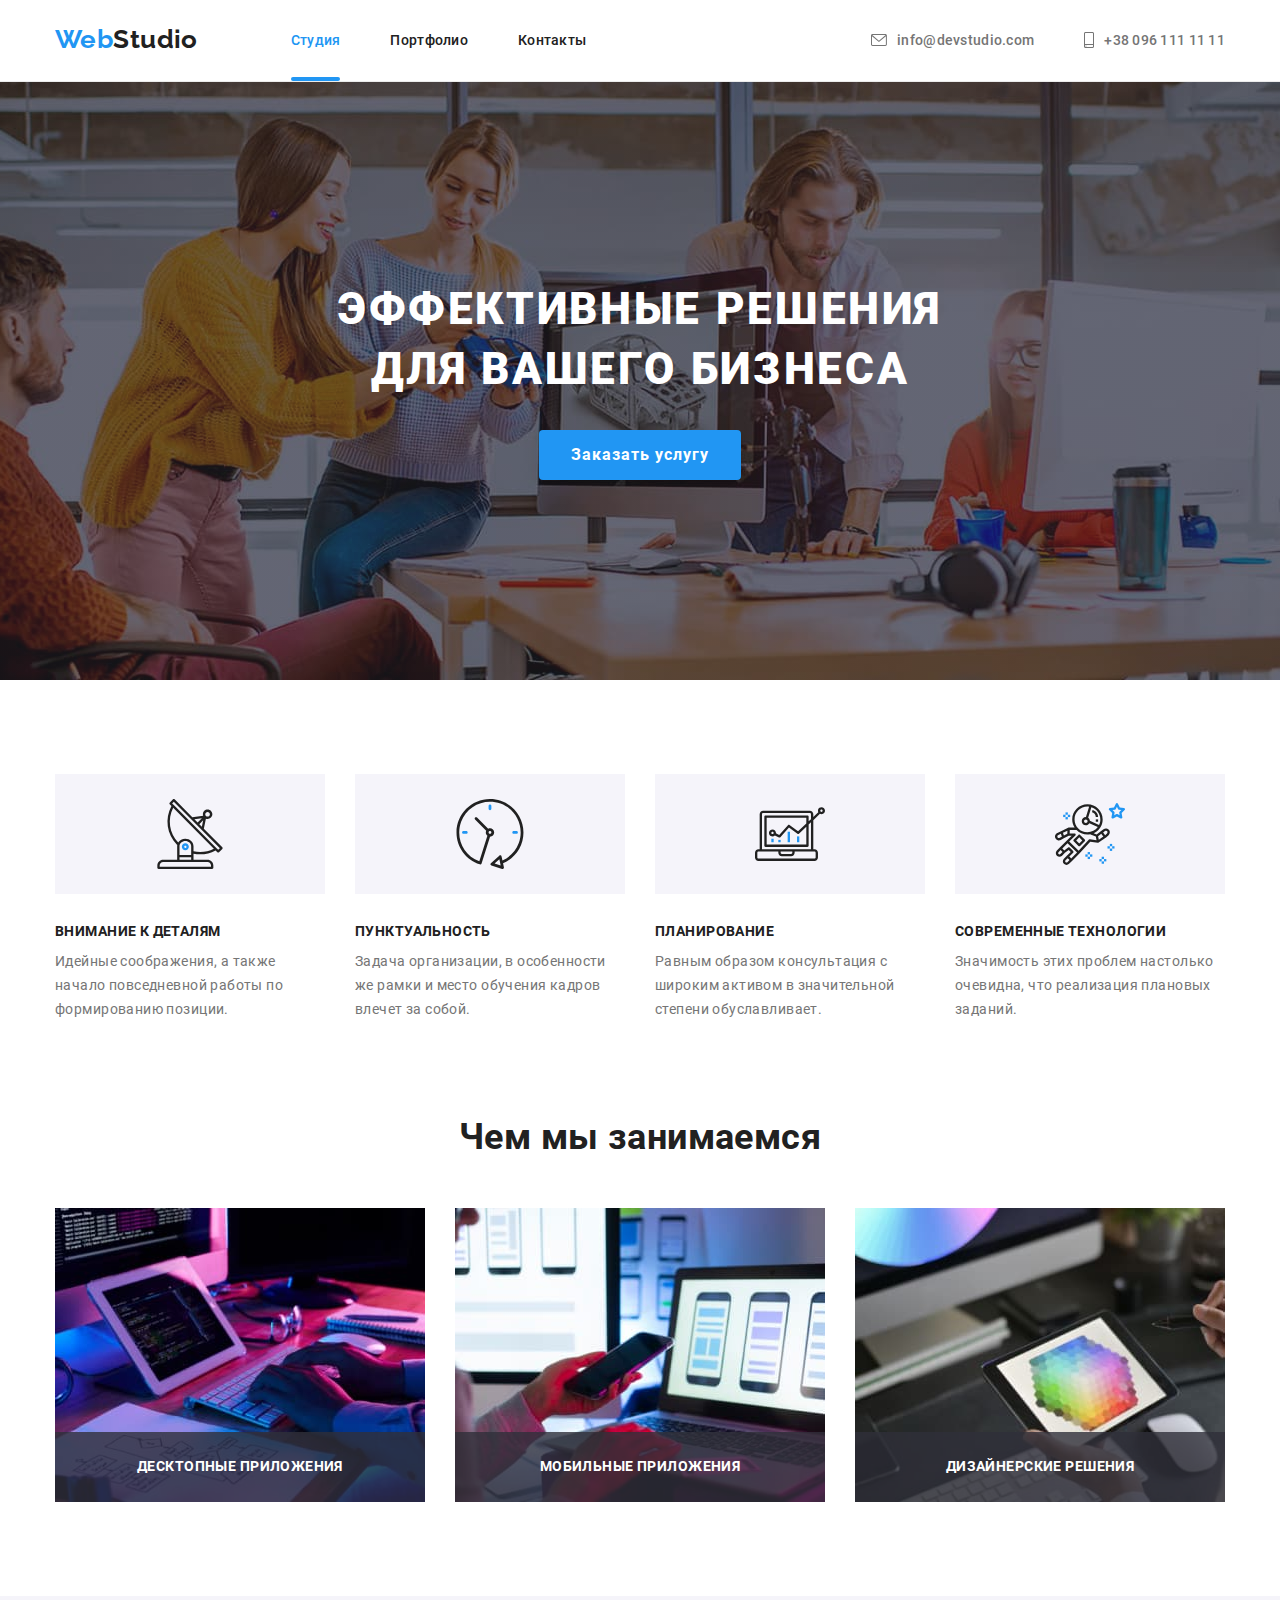
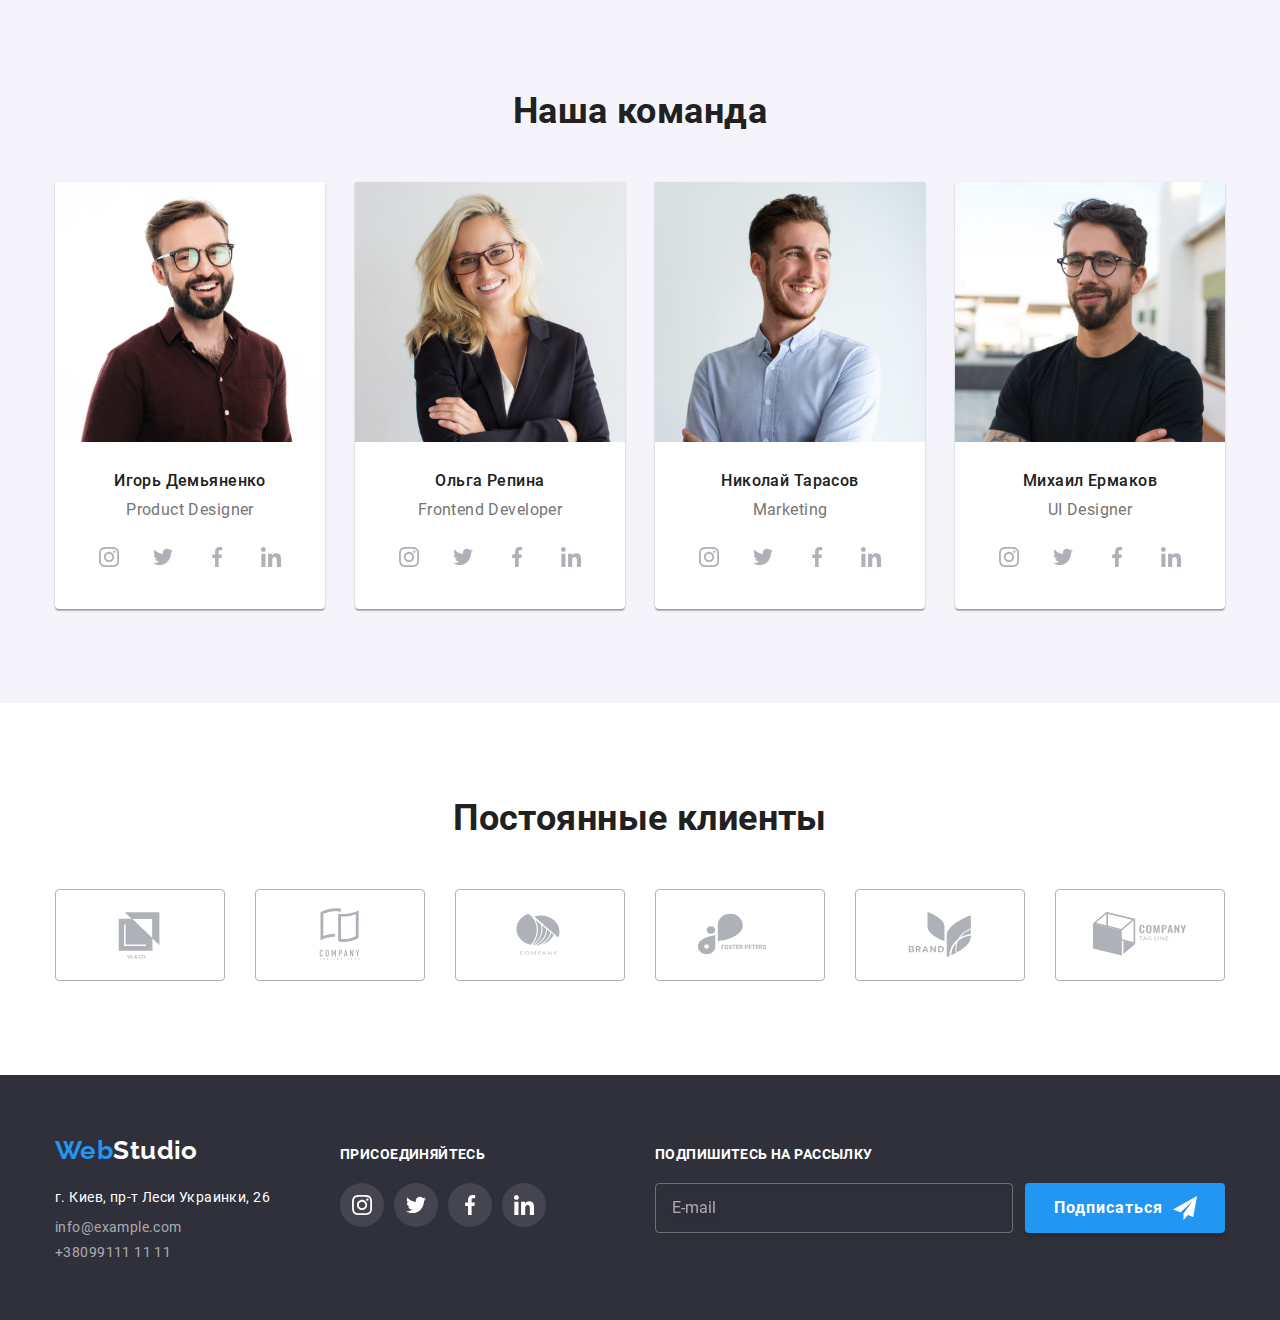
<file: index.html>
<!DOCTYPE html>
<html lang="ru">
  <head>
    <meta charset="UTF-8" />
    <meta http-equiv="X-UA-Compatible" content="IE=edge" />
    <meta name="viewport" content="width=device-width, initial-scale=1.0" />
    <title>WebStudio</title>
    <!-- <link rel="preconnect" href="https://fonts.googleapis.com" />
    <link rel="preconnect" href="https://fonts.gstatic.com" crossorigin />
    <link
      href="https://fonts.googleapis.com/css2?family=Raleway:wght@700&family=Roboto:wght@400;500;700;900&display=swap"
      rel="stylesheet"
    /> -->
    <link
      rel="stylesheet"
      href="https://cdnjs.cloudflare.com/ajax/libs/modern-normalize/1.1.0/modern-normalize.min.css"
    />
    <link rel="stylesheet" href="./css/main.min.css" />
  </head>
  <body>
    <!-- шапка сайту -->
    <header class="header">
      <div class="container contact-nav">
        <nav class="header__nav">
          <a href="" class="logo header__logo"
            >Web<span class="header__logo--black">Studio</span>
          </a>
          <ul class="site-nav list">
            <li class="site-nav__item">
              <a href="./index.html" class="site-nav__link site-nav__link--current">Студия</a>
            </li>
            <li class="site-nav__item">
              <a href="./portfolio.html" class="site-nav__link">Портфолио</a>
            </li>
            <li class="site-nav__item"><a href="" class="site-nav__link">Контакты</a></li>
          </ul>
        </nav>

        <!-- мейл і тел -->
        <ul class="contact-nav list">
          <li class="contact-nav__item">
            <a href="mailto:info@devstudio.com" class="contact-nav__link"
              ><svg class="contact-nav__icon" width="16px" height="12px">
                <use href="./images/icons.svg#icon-envelope"></use>
              </svg>
              info@devstudio.com
            </a>
          </li>
          <li class="contact-nav__item">
            <a href="tel:+380961111111" class="contact-nav__link"
              ><svg class="contact-nav__icon" width="10px" height="16px">
                <use href="./images/icons.svg#icon-smartphone"></use>
              </svg>
              +38 096 111 11 11
            </a>
          </li>
        </ul>
      </div>
    </header>
    <!---------- H E R O -------- ефективне - рішення --------->
    <main>
      <section class="section hero overlay">
        <div class="container">
          <h1 class="hero-text">Эффективные решения для вашего бизнеса</h1>
          <button type="button" class="button-zakaz" data-modal-open>Заказать услугу</button>
        </div>
      </section>
      <!---------------- особливості ------------------->
      <section class="section special">
        <div class="container">
          <h2 hidden>Особливості</h2>
          <ul class="special__list list">
            <li class="special__item icon-antenna">
              <h3 class="special__big">Внимание к деталям</h3>
              <p class="special__small">
                Идейные соображения, а также начало повседневной работы по формированию позиции.
              </p>
            </li>
            <li class="special__item icon-clock">
              <h3 class="special__big">Пунктуальность</h3>
              <p class="special__small">
                Задача организации, в особенности же рамки и место обучения кадров влечет за собой.
              </p>
            </li>
            <li class="special__item icon-diagram">
              <h3 class="special__big">Планирование</h3>
              <p class="special__small">
                Равным образом консультация с широким активом в значительной степени обуславливает.
              </p>
            </li>
            <li class="special__item icon-astronaut">
              <h3 class="special__big">Современные технологии</h3>
              <p class="special__small">
                Значимость этих проблем настолько очевидна, что реализация плановых заданий.
              </p>
            </li>
          </ul>
        </div>
      </section>
      <!-- чим ми займаємося -->
      <section class="section chem">
        <div class="container">
          <h2 class="chem-text">Чем мы занимаемся</h2>
          <ul class="chem-list list">
            <li class="chem-item">
              <a href="" class="working1">
                <div class="chem-thumb">
                  <img src="./images/img1.jpg" alt="work with comp" width="370" />
                  <p class="chem-subtext">ДЕСКТОПНЫЕ ПРИЛОЖЕНИЯ</p>
                </div>
              </a>
            </li>
            <li class="chem-item">
              <a href="" class="working2">
                <div class="chem-thumb">
                  <img src="./images/img2.jpg" alt="work with phone" width="370" />
                  <p class="chem-subtext">МОБИЛЬНЫЕ ПРИЛОЖЕНИЯ</p>
                </div>
              </a>
            </li>
            <li class="chem-item">
              <a href="" class="working3">
                <div class="chem-thumb">
                  <img src="./images/img3.jpg" alt="work with tablet" width="370" />
                  <p class="chem-subtext">ДИЗАЙНЕРСКИЕ РЕШЕНИЯ</p>
                </div>
              </a>
            </li>
          </ul>
        </div>
      </section>
      <!-- наша команда -->
      <section class="section ourteam">
        <div class="container">
          <h2 class="ourteam__title">Наша команда</h2>
          <ul class="team-list list">
            <li class="team-list__item">
              <article class="team-list__card">
                <div class="team-list__card-thumb">
                  <img src="./images/imgteam1.jpg" alt="Product Designer" width="270" />
                </div>
                <div class="team-list__card-content">
                  <h3 class="team-list__teamtext-big">Игорь Демьяненко</h3>
                  <p class="team-list__teamtext-small" lang="en">Product Designer</p>
                  <ul class="masters list">
                    <li class="masters__item">
                      <a href="" class="masters__link link">
                        <svg class="masters__icon" width="20" height="20">
                          <use href="./images/icons.svg#icon-instagram"></use>
                        </svg>
                      </a>
                    </li>
                    <li class="masters__item">
                      <a href="" class="masters__link link">
                        <svg class="masters__icon" width="20" height="20">
                          <use href="./images/icons.svg#icon-twitter"></use>
                        </svg>
                      </a>
                    </li>
                    <li class="masters__item">
                      <a href="" class="masters__link link">
                        <svg class="masters__icon" width="20" height="20">
                          <use href="./images/icons.svg#icon-facebook"></use>
                        </svg>
                      </a>
                    </li>
                    <li class="masters__item">
                      <a href="" class="masters__link link">
                        <svg class="masters__icon" width="20" height="20">
                          <use href="./images/icons.svg#icon-linkedin"></use>
                        </svg>
                      </a>
                    </li>
                  </ul>
                </div>
              </article>
            </li>

            <li class="team-list__item">
              <article class="team-list__card">
                <div class="team-list__card-thumb">
                  <img src="./images/imgteam2.jpg" alt="Frontend Developer" width="270" />
                </div>
                <div class="team-list__card-content">
                  <h3 class="team-list__teamtext-big">Ольга Репина</h3>
                  <p class="team-list__teamtext-small" lang="en">Frontend Developer</p>
                  <ul class="masters list">
                    <li class="masters__item">
                      <a href="" class="masters__link link">
                        <svg class="masters__icon" width="20" height="20">
                          <use href="./images/icons.svg#icon-instagram"></use>
                        </svg>
                      </a>
                    </li>
                    <li class="masters__item">
                      <a href="" class="masters__link link">
                        <svg class="masters__icon" width="20" height="20">
                          <use href="./images/icons.svg#icon-twitter"></use>
                        </svg>
                      </a>
                    </li>
                    <li class="masters__item">
                      <a href="" class="masters__link link">
                        <svg class="masters__icon" width="20" height="20">
                          <use href="./images/icons.svg#icon-facebook"></use>
                        </svg>
                      </a>
                    </li>
                    <li class="masters__item">
                      <a href="" class="masters__link link">
                        <svg class="masters__icon" width="20" height="20">
                          <use href="./images/icons.svg#icon-linkedin"></use>
                        </svg>
                      </a>
                    </li>
                  </ul>
                </div>
              </article>
            </li>

            <li class="team-list__item">
              <article class="team-list__card">
                <div class="team-list__card-thumb">
                  <img src="./images/imgteam3.jpg" alt="Marketing" width="270" />
                </div>
                <div class="team-list__card-content">
                  <h3 class="team-list__teamtext-big">Николай Тарасов</h3>
                  <p class="team-list__teamtext-small" lang="en">Marketing</p>
                  <ul class="masters list">
                    <li class="masters__item">
                      <a href="" class="masters__link link">
                        <svg class="masters__icon" width="20" height="20">
                          <use href="./images/icons.svg#icon-instagram"></use>
                        </svg>
                      </a>
                    </li>
                    <li class="masters__item">
                      <a href="" class="masters__link link">
                        <svg class="masters__icon" width="20" height="20">
                          <use href="./images/icons.svg#icon-twitter"></use>
                        </svg>
                      </a>
                    </li>
                    <li class="masters__item">
                      <a href="" class="masters__link link">
                        <svg class="masters__icon" width="20" height="20">
                          <use href="./images/icons.svg#icon-facebook"></use>
                        </svg>
                      </a>
                    </li>
                    <li class="masters__item">
                      <a href="" class="masters__link link">
                        <svg class="masters__icon" width="20" height="20">
                          <use href="./images/icons.svg#icon-linkedin"></use>
                        </svg>
                      </a>
                    </li>
                  </ul>
                </div>
              </article>
            </li>

            <li class="team-list__item">
              <article class="team-list__card">
                <div class="team-list__card-thumb">
                  <img src="./images/imgteam4.jpg" alt="UI Designer" width="270" />
                </div>
                <div class="team-list__card-content">
                  <h3 class="team-list__teamtext-big">Михаил Ермаков</h3>
                  <p class="team-list__teamtext-small" lang="en">UI Designer</p>
                  <ul class="masters list">
                    <li class="masters__item">
                      <a href="" class="masters__link link">
                        <svg class="masters__icon" width="20" height="20">
                          <use href="./images/icons.svg#icon-instagram"></use>
                        </svg>
                      </a>
                    </li>
                    <li class="masters__item">
                      <a href="" class="masters__link link">
                        <svg class="masters__icon" width="20" height="20">
                          <use href="./images/icons.svg#icon-twitter"></use>
                        </svg>
                      </a>
                    </li>
                    <li class="masters__item">
                      <a href="" class="masters__link link">
                        <svg class="masters__icon" width="20" height="20">
                          <use href="./images/icons.svg#icon-facebook"></use>
                        </svg>
                      </a>
                    </li>
                    <li class="masters__item">
                      <a href="" class="masters__link link">
                        <svg class="masters__icon" width="20" height="20">
                          <use href="./images/icons.svg#icon-linkedin"></use>
                        </svg>
                      </a>
                    </li>
                  </ul>
                </div>
              </article>
            </li>
          </ul>
        </div>
      </section>
    </main>
    <!------------ Постоянные клиенты ------------>
    <section class="section">
      <div class="container">
        <h2 class="post-text">Постоянные клиенты</h2>
        <ul class="client list">
          <li class="client-item">
            <a href="" class="client-link">
              <svg class="client-icon" width="106px" height="60px">
                <use href="./images/icons.svg#icon-logo1"></use>
              </svg>
            </a>
          </li>
          <li class="client-item">
            <a href="" class="client-link"
              ><svg class="client-icon" width="106px" height="60px">
                <use href="./images/icons.svg#icon-logo2"></use>
              </svg>
            </a>
          </li>
          <li class="client-item">
            <a href="" class="client-link"
              ><svg class="client-icon" width="106px" height="60px">
                <use href="./images/icons.svg#icon-logo3"></use>
              </svg>
            </a>
          </li>
          <li class="client-item">
            <a href="" class="client-link"
              ><svg class="client-icon" width="106px" height="60px">
                <use href="./images/icons.svg#icon-logo4"></use>
              </svg>
            </a>
          </li>
          <li class="client-item">
            <a href="" class="client-link"
              ><svg class="client-icon" width="106px" height="60px">
                <use href="./images/icons.svg#icon-logo5"></use>
              </svg>
            </a>
          </li>
          <li class="client-item">
            <a href="" class="client-link"
              ><svg class="client-icon" width="106px" height="60px">
                <use href="./images/icons.svg#icon-logo6"></use>
              </svg>
            </a>
          </li>
        </ul>
      </div>
    </section>
    <!-- подвал -->
    <footer class="footer">
      <div class="container">
        <div class="footer-primery">
          <a href="" class="footer-logo__link"
            >Web<span class="footer-logo--white">Studio</span></a
          >
          <address class="footer-address">
            <ul class="footer-list list">
              <li class="footer-item">
                <a href="" class="footer-streat">г. Киев, пр-т Леси Украинки, 26</a>
              </li>
              <li class="footer-item">
                <a href="mailto:info@example.com" class="footermail-link">info@example.com</a>
              </li>
              <li class="footer-item">
                <a href="tel:+380991111111" class="footertel-link">+38099111 11 11</a>
              </li>
            </ul>
          </address>
        </div>
        <div class="footer-secondary">
          <strong class="footer-text">ПРИСОЕДИНЯЙТЕСЬ</strong>
          <ul class="footer-soc list">
            <li class="footer-soc-item">
              <a href="" class="footer-soc-link" aria-label="Instagram">
                <svg class="footer-soc-icon" width="20" height="20">
                  <use href="./images/icons.svg#icon-instagram"></use>
                </svg>
              </a>
            </li>
            <li class="footer-soc-item">
              <a href="" class="footer-soc-link" aria-label="Twitter">
                <svg class="footer-soc-icon" width="20px" height="20px">
                  <use href="./images/icons.svg#icon-twitter"></use>
                </svg>
              </a>
            </li>
            <li class="footer-soc-item">
              <a href="" class="footer-soc-link" aria-label="Facebook">
                <svg class="footer-soc-icon" width="20px" height="20px">
                  <use href="./images/icons.svg#icon-facebook"></use>
                </svg>
              </a>
            </li>
            <li class="footer-soc-item">
              <a href="" class="footer-soc-link" aria-label="Linkedin">
                <svg class="footer-soc-icon" width="20px" height="20px">
                  <use href="./images/icons.svg#icon-linkedin"></use>
                </svg>
              </a>
            </li>
          </ul>
        </div>
        <div class="footer-secondary-input">
          <p class="input-text">ПОДПИШИТЕСЬ НА РАССЫЛКУ</p>
          <form class="form-footer">
            <label class="footer-lable" for="mail"></label>
            <input class="footer-input" type="email" name="mail" id="mail" placeholder="E-mail" />
            <button type="submit" class="button-input">
              Подписаться
              <svg class="icon-send" width="24px" height="24px">
                <use href="./images/icons.svg#icon-icon-send-1"></use>
              </svg>
            </button>
          </form>
        </div>
      </div>
    </footer>
    <div class="backdrop is-hidden" data-modal>
      <div class="modal">
        <button type="button" class="btn-modal-close" data-modal-close>
          <svg class="close-icon" width="11px" height="11px">
            <use href="./images/icons.svg#icon-Vector-1"></use>
          </svg>
        </button>
        <p class="modal-title">Оставьте свои данные, мы вам перезвоним</p>
        <form class="form">
          <div class="form-field">
            <label class="form-label">Имя</label>
            <div class="input-wrap">
              <input class="form-input" type="text" name="name" id="name" />
              <svg class="form-icon" width="18px" height="18px">
                <use href="./images/icons.svg#icon-person-black"></use>
              </svg>
            </div>
          </div>
          <div class="form-field">
            <label for="tel" class="form-label">Телефон</label>
            <div class="input-wrap">
              <input class="form-input" type="tel" name="tel" id="tel" />
              <svg class="form-icon" width="18px" height="18px">
                <use href="./images/icons.svg#icon-phone-black"></use>
              </svg>
            </div>
          </div>
          <div class="form-field">
            <label for="mail" class="form-label">Почта</label>
            <div class="input-wrap">
              <input class="form-input" type="email" name="mail" id="mail" />
              <svg class="form-icon" width="18px" height="18px">
                <use href="./images/icons.svg#icon-email-black"></use>
              </svg>
            </div>
          </div>
          <div class="form-field">
            <label for="coment" class="form-label">Коментарий</label>
            <textarea
              name="coment"
              id="coment"
              cols="30"
              rows="10"
              placeholder="Введите текст"
            ></textarea>
          </div>
          <div class="form-field check">
            <input type="checkbox" name="policy" id="policy" class="input-check visually-hidden" />
            <label for="policy" class="check-text">
              <span>
                <svg class="check-icon" width="11px" height="8px">
                  <use href="./images/icons.svg#icon-Vector-2"></use>
                </svg>
              </span>
              Соглашаюсь с рассылкой и принимаю &nbsp; <a href="">Условия договора</a>
            </label>
          </div>
          <button type="submit" class="btn-otprav">Отправить</button>
        </form>
      </div>
    </div>
    <script src="./js/modal.js"></script>
  </body>
</html>
</file>
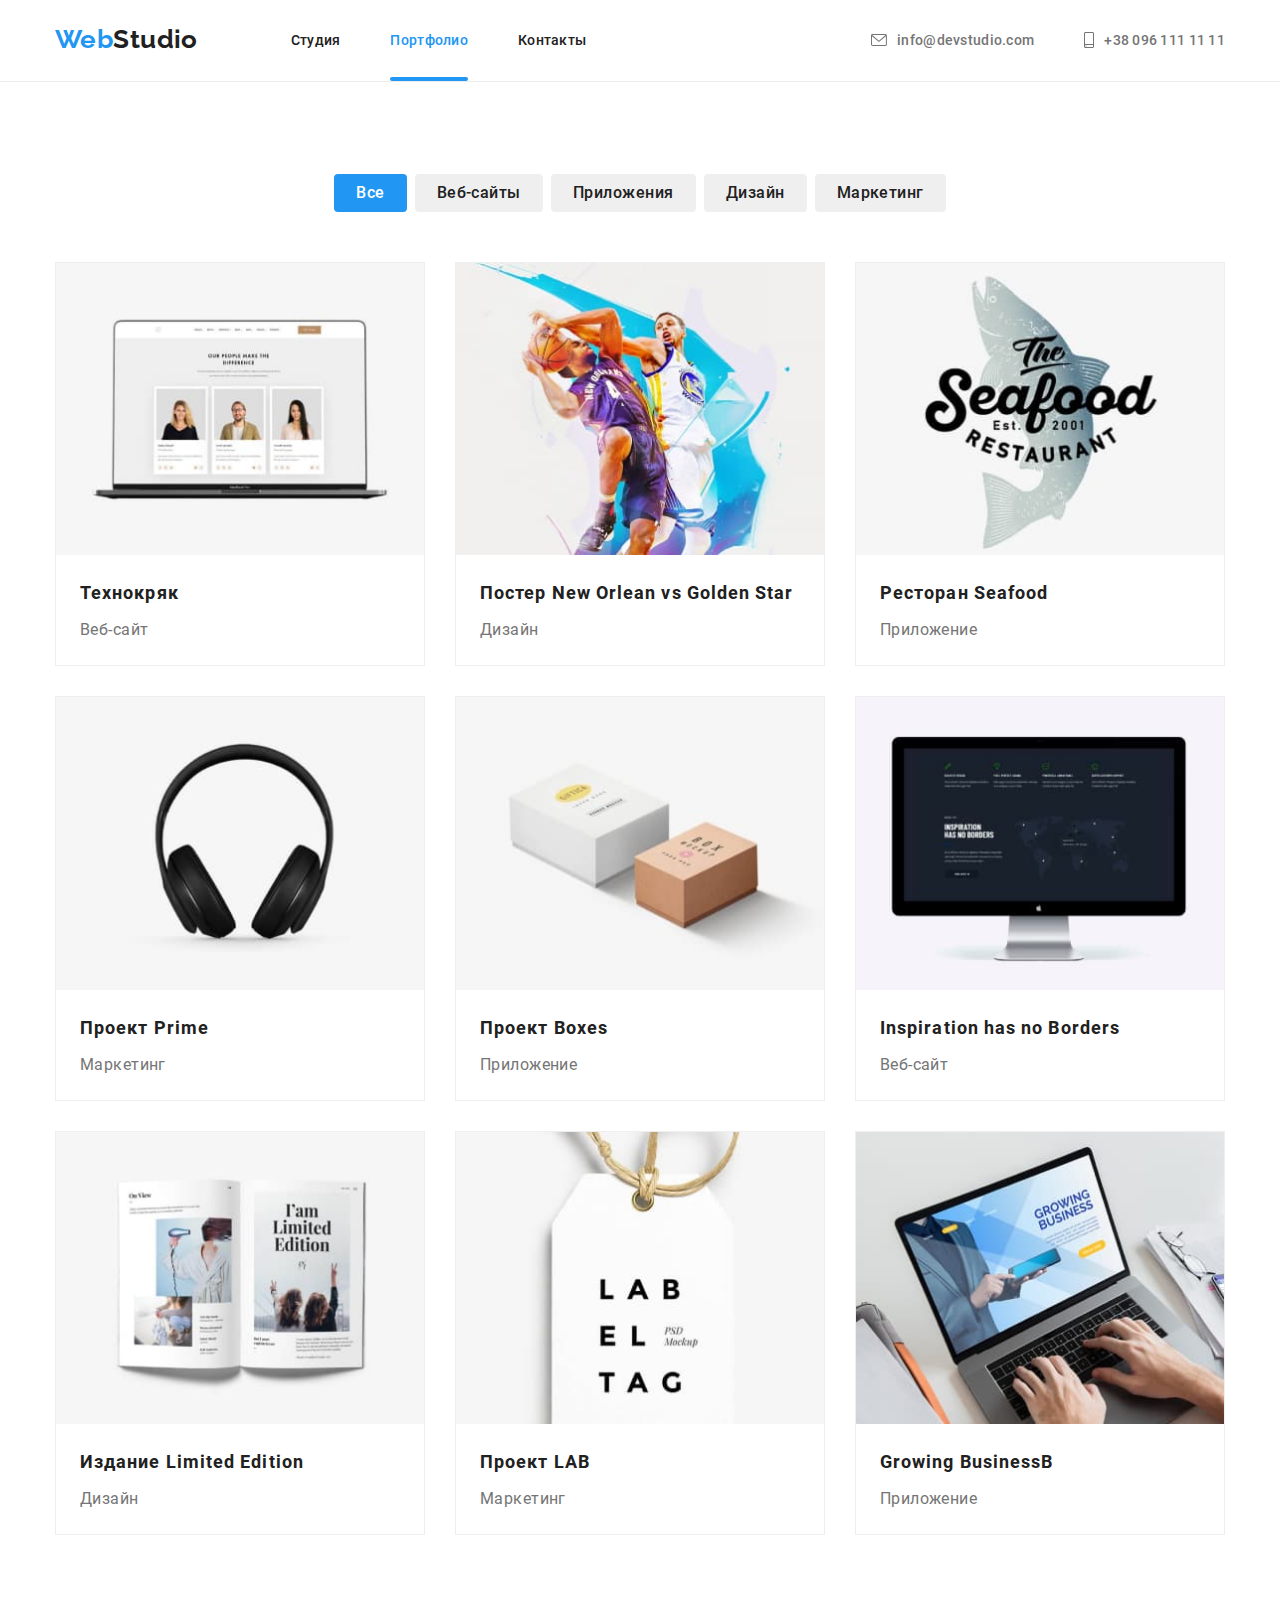
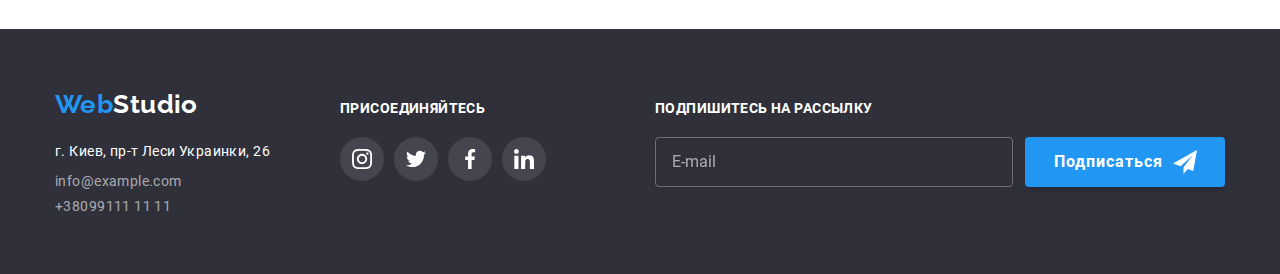
<file: portfolio.html>
<!DOCTYPE html>
<html lang="ru">
  <head>
    <meta charset="UTF-8" />
    <meta http-equiv="X-UA-Compatible" content="IE=edge" />
    <meta name="viewport" content="width=device-width, initial-scale=1.0" />
    <!-- <link rel="preconnect" href="https://fonts.googleapis.com" />
    <link rel="preconnect" href="https://fonts.gstatic.com" crossorigin />
    <link
      href="https://fonts.googleapis.com/css2?family=Raleway:wght@700&family=Roboto:wght@400;500;700;900&display=swap"
      rel="stylesheet"
    /> -->
    <link
      rel="stylesheet"
      href="https://cdnjs.cloudflare.com/ajax/libs/modern-normalize/1.1.0/modern-normalize.min.css"
    />
    <link rel="stylesheet" href="./css/main.min.css" />
    <title>WebStudio</title>
  </head>
  <body>
    <!-- шапка сайту -->
    <header class="header">
      <div class="container contact-nav">
        <nav class="header__nav">
          <a href="" class="logo header__logo"
            >Web<span class="header__logo--black">Studio</span></a
          >
          <ul class="site-nav list">
            <li class="site-nav__item">
              <a href="./index.html" class="site-nav__link">Студия</a>
            </li>
            <li class="site-nav__item">
              <a href="./portfolio.html" class="site-nav__link site-nav__link--current"
                >Портфолио</a
              >
            </li>
            <li class="site-nav__item"><a href="" class="site-nav__link">Контакты</a></li>
          </ul>
        </nav>

        <!-- мейл і тел -->
        <ul class="contact-nav list">
          <li class="contact-nav__item">
            <a href="mailto:info@devstudio.com" class="contact-nav__link"
              ><svg class="contact-nav__icon" width="16px" height="12px">
                <use href="./images/icons.svg#icon-envelope"></use>
              </svg>
              info@devstudio.com
            </a>
          </li>
          <li class="contact-nav__item">
            <a href="tel:+380961111111" class="contact-nav__link"
              ><svg class="contact-nav__icon" width="10px" height="16px">
                <use href="./images/icons.svg#icon-smartphone"></use>
              </svg>
              +38 096 111 11 11
            </a>
          </li>
        </ul>
      </div>
    </header>

    <main>
      <section class="section">
        <div class="container">
          <h1 class="visually-hidden">Проекти</h1>
          <!-- фильтр -->
          <ul class="list filter">
            <li class="filter-item">
              <button type="button" class="filter buttons current">Все</button>
            </li>
            <li class="filter-item">
              <button type="button" class="filter buttons">Веб-сайты</button>
            </li>
            <li class="filter-item">
              <button type="button" class="filter buttons">Приложения</button>
            </li>
            <li class="filter-item">
              <button type="button" class="filter buttons">Дизайн</button>
            </li>
            <li class="filter-item">
              <button type="button" class="filter buttons">Маркетинг</button>
            </li>
          </ul>

          <!-- project -->
          <ul class="list project">
            <li class="project-boxcards__item">
              <a href="" class="project-boxcards__link">
                <div class="project__thunb">
                  <img src="./images/img.jpg" alt="Технокряк" width="370" />
                  <p class="project__subtext">
                    Ресурс предлагает комплексные предложения с разным уровнем функционала и
                    сервисов. Все это позволит посетителю получить исчерпывающие сведения о компании
                    или частном лице
                  </p>
                </div>
                <div class="project__card-content">
                  <h2 class="project__bigtext">Технокряк</h2>
                  <p class="project__smalltext">Веб-сайт</p>
                </div>
              </a>
            </li>

            <li class="project-boxcards__item">
              <a href="" class="project-boxcards__link"
                ><div class="project__thunb">
                  <img
                    src="./images/img(1).jpg"
                    alt="Постер New Orlean vs Golden Star"
                    width="370"
                  />
                  <p class="project__subtext">
                    Ресурс предлагает комплексные предложения с разным уровнем функционала и
                    сервисов. Все это позволит посетителю получить исчерпывающие сведения о компании
                    или частном лице
                  </p>
                </div>
                <div class="project__card-content">
                  <h2 class="project__bigtext">
                    Постер <span lang="en">New Orlean vs Golden Star</span>
                  </h2>
                  <p class="project__smalltext">Дизайн</p>
                </div>
              </a>
            </li>

            <li class="project-boxcards__item">
              <a href="" class="project-boxcards__link"
                ><div class="project__thunb">
                  <img src="./images/img(2).jpg" alt="Ресторан Seafood" width="370" />
                  <p class="project__subtext">
                    Ресурс предлагает комплексные предложения с разным уровнем функционала и
                    сервисов. Все это позволит посетителю получить исчерпывающие сведения о компании
                    или частном лице
                  </p>
                </div>
                <div class="project__card-content">
                  <h2 class="project__bigtext">Ресторан <span lang="en">Seafood</span></h2>
                  <p class="project__smalltext">Приложение</p>
                </div>
              </a>
            </li>

            <li class="project-boxcards__item">
              <a href="" class="project-boxcards__link"
                ><div class="project__thunb">
                  <img src="./images/img(3).jpg" alt="Проект Prime" width="370" />
                  <p class="project__subtext">
                    Ресурс предлагает комплексные предложения с разным уровнем функционала и
                    сервисов. Все это позволит посетителю получить исчерпывающие сведения о компании
                    или частном лице
                  </p>
                </div>
                <div class="project__card-content">
                  <h2 class="project__bigtext">Проект <span lang="en">Prime</span></h2>
                  <p class="project__smalltext">Маркетинг</p>
                </div>
              </a>
            </li>

            <li class="project-boxcards__item">
              <a href="" class="project-boxcards__link"
                ><div class="project__thunb">
                  <img src="./images/img(4).jpg" alt="Проект Boxes" width="370" />
                  <p class="project__subtext">
                    Ресурс предлагает комплексные предложения с разным уровнем функционала и
                    сервисов. Все это позволит посетителю получить исчерпывающие сведения о компании
                    или частном лице
                  </p>
                </div>
                <div class="project__card-content">
                  <h2 class="project__bigtext">Проект <span lang="en">Boxes</span></h2>
                  <p class="project__smalltext">Приложение</p>
                </div>
              </a>
            </li>

            <li class="project-boxcards__item">
              <a href="" class="project-boxcards__link"
                ><div class="project__thunb">
                  <img src="./images/img(5).jpg" alt="Inspiration has no Borders" width="370" />
                  <p class="project__subtext">
                    Ресурс предлагает комплексные предложения с разным уровнем функционала и
                    сервисов. Все это позволит посетителю получить исчерпывающие сведения о компании
                    или частном лице
                  </p>
                </div>
                <div class="project__card-content">
                  <h2 class="project__bigtext">Inspiration has no Borders</h2>
                  <p class="project__smalltext">Веб-сайт</p>
                </div>
              </a>
            </li>

            <li class="project-boxcards__item">
              <a href="" class="project-boxcards__link"
                ><div class="project__thunb">
                  <img src="./images/img(6).jpg" alt="Издание Limited Edition" width="370" />
                  <p class="project__subtext">
                    Ресурс предлагает комплексные предложения с разным уровнем функционала и
                    сервисов. Все это позволит посетителю получить исчерпывающие сведения о компании
                    или частном лице
                  </p>
                </div>
                <div class="project__card-content">
                  <h2 class="project__bigtext">Издание <span lang="en">Limited Edition</span></h2>
                  <p class="project__smalltext">Дизайн</p>
                </div>
              </a>
            </li>

            <li class="project-boxcards__item">
              <a href="" class="project-boxcards__link"
                ><div class="project__thunb">
                  <img src="./images/img(7).jpg" alt="Проект LAB" width="370" />
                  <p class="project__subtext">
                    Ресурс предлагает комплексные предложения с разным уровнем функционала и
                    сервисов. Все это позволит посетителю получить исчерпывающие сведения о компании
                    или частном лице
                  </p>
                </div>
                <div class="project__card-content">
                  <h2 class="project__bigtext">Проект <span lang="en">LAB</span></h2>
                  <p class="project__smalltext">Маркетинг</p>
                </div>
              </a>
            </li>

            <li class="project-boxcards__item">
              <a href="" class="project-boxcards__link"
                ><div class="project__thunb">
                  <img src="./images/img(8).jpg" alt="Growing Business" width="370" />
                  <p class="project__subtext">
                    Ресурс предлагает комплексные предложения с разным уровнем функционала и
                    сервисов. Все это позволит посетителю получить исчерпывающие сведения о компании
                    или частном лице
                  </p>
                </div>
                <div class="project__card-content">
                  <h2 class="project__bigtext">Growing BusinessB</h2>
                  <p class="project__smalltext">Приложение</p>
                </div>
              </a>
            </li>
          </ul>
        </div>
      </section>
    </main>
    <!-- підвал -->
    <footer class="footer">
      <div class="container">
        <div class="footer-primery">
          <a href="" class="footer-logo__link"
            >Web<span class="footer-logo footer-logo--white">Studio</span></a
          >
          <address class="footer-address">
            <ul class="footer-list list">
              <li class="footer-item">
                <a href="" class="footer-streat">г. Киев, пр-т Леси Украинки, 26</a>
              </li>
              <li class="footer-item">
                <a href="mailto:info@example.com" class="footermail-link">info@example.com</a>
              </li>
              <li class="footer-item">
                <a href="tel:+380991111111" class="footertel-link">+38099111 11 11</a>
              </li>
            </ul>
          </address>
        </div>
        <div class="footer-secondary">
          <strong class="footer-text">ПРИСОЕДИНЯЙТЕСЬ</strong>
          <ul class="footer-soc list">
            <li class="footer-soc-item">
              <a href="" class="footer-soc-link" aria-label="Instagram">
                <svg class="footer-soc-icon" width="20" height="20">
                  <use href="./images/icons.svg#icon-instagram"></use>
                </svg>
              </a>
            </li>
            <li class="footer-soc-item">
              <a href="" class="footer-soc-link" aria-label="Twitter">
                <svg class="footer-soc-icon" width="20px" height="20px">
                  <use href="./images/icons.svg#icon-twitter"></use>
                </svg>
              </a>
            </li>
            <li class="footer-soc-item">
              <a href="" class="footer-soc-link" aria-label="Facebook">
                <svg class="footer-soc-icon" width="20px" height="20px">
                  <use href="./images/icons.svg#icon-facebook"></use>
                </svg>
              </a>
            </li>
            <li class="footer-soc-item">
              <a href="" class="footer-soc-link" aria-label="Linkedin">
                <svg class="footer-soc-icon" width="20px" height="20px">
                  <use href="./images/icons.svg#icon-linkedin"></use>
                </svg>
              </a>
            </li>
          </ul>
        </div>
        <div class="footer-secondary-input">
          <p class="input-text">ПОДПИШИТЕСЬ НА РАССЫЛКУ</p>
          <form class="form-footer">
            <label class="footer-lable" for="mail"></label>
            <input class="footer-input" type="email" name="mail" id="mail" placeholder="E-mail" />
            <button type="submit" class="button-input">
              Подписаться
              <svg class="icon-send" width="24px" height="24px">
                <use href="./images/icons.svg#icon-icon-send-1"></use>
              </svg>
            </button>
          </form>
        </div>
      </div>
    </footer>
  </body>
</html>
</file>
<file: css/main.min.css>
@font-face{font-family:"Raleway";font-style:normal;font-weight:700;src:url("../fonts/raleway-v27-latin_cyrillic-700.eot");src:local(""),url("../fonts/raleway-v27-latin_cyrillic-700.eot?#iefix") format("embedded-opentype"),url("../fonts/raleway-v27-latin_cyrillic-700.woff2") format("woff2"),url("../fonts/raleway-v27-latin_cyrillic-700.woff") format("woff"),url("../fonts/raleway-v27-latin_cyrillic-700.ttf") format("truetype"),url("../fonts/raleway-v27-latin_cyrillic-700.svg#Raleway") format("svg")}@font-face{font-family:"Roboto";font-style:normal;font-weight:400;src:url("../fonts/roboto-v30-latin_cyrillic-regular.eot");src:local(""),url("../fonts/roboto-v30-latin_cyrillic-regular.eot?#iefix") format("embedded-opentype"),url("../fonts/roboto-v30-latin_cyrillic-regular.woff2") format("woff2"),url("../fonts/roboto-v30-latin_cyrillic-regular.woff") format("woff"),url("../fonts/roboto-v30-latin_cyrillic-regular.ttf") format("truetype"),url("../fonts/roboto-v30-latin_cyrillic-regular.svg#Roboto") format("svg")}@font-face{font-family:"Roboto";font-style:normal;font-weight:500;src:url("../fonts/roboto-v30-latin_cyrillic-500.eot");src:local(""),url("../fonts/roboto-v30-latin_cyrillic-500.eot?#iefix") format("embedded-opentype"),url("../fonts/roboto-v30-latin_cyrillic-500.woff2") format("woff2"),url("../fonts/roboto-v30-latin_cyrillic-500.woff") format("woff"),url("../fonts/roboto-v30-latin_cyrillic-500.ttf") format("truetype"),url("../fonts/roboto-v30-latin_cyrillic-500.svg#Roboto") format("svg")}@font-face{font-family:"Roboto";font-style:normal;font-weight:700;src:url("../fonts/roboto-v30-latin_cyrillic-700.eot");src:local(""),url("../fonts/roboto-v30-latin_cyrillic-700.eot?#iefix") format("embedded-opentype"),url("../fonts/roboto-v30-latin_cyrillic-700.woff2") format("woff2"),url("../fonts/roboto-v30-latin_cyrillic-700.woff") format("woff"),url("../fonts/roboto-v30-latin_cyrillic-700.ttf") format("truetype"),url("../fonts/roboto-v30-latin_cyrillic-700.svg#Roboto") format("svg")}@font-face{font-family:"Roboto";font-style:normal;font-weight:900;src:url("../fonts/roboto-v30-latin_cyrillic-900.eot");src:local(""),url("../fonts/roboto-v30-latin_cyrillic-900.eot?#iefix") format("embedded-opentype"),url("../fonts/roboto-v30-latin_cyrillic-900.woff2") format("woff2"),url("../fonts/roboto-v30-latin_cyrillic-900.woff") format("woff"),url("../fonts/roboto-v30-latin_cyrillic-900.ttf") format("truetype"),url("../fonts/roboto-v30-latin_cyrillic-900.svg#Roboto") format("svg")}:root{--primary-text-color: #212121;--second-text-color: #757575;--accent-color: #2196f3;--accent-color-text: #ffffff;--box-cards-gap: 30px;--box-cards-gap-top: 50px;--background-header: #ffffff;--background-efect: #2f303a;--background-ourteam-color: #f5f4fa;--background-buttom: #f5f4fa;--background-buttom-accent: #2196f3;--background-buttom-zakaz-hover: #188ce8;--box-shadow: 0px 3px 1px rgba(0, 0, 0, 0.1), 0px 1px 2px rgba(0, 0, 0, 0.08), 0px 2px 2px rgba(0, 0, 0, 0.12);--box-shadow-buttom-studio: 0px 4px 4px rgba(0, 0, 0, 0.15);--box-shadow-ourteam: 0px 1px 3px rgba(0, 0, 0, 0.12), 0px 1px 1px rgba(0, 0, 0, 0.14), 0px 2px 1px rgba(0, 0, 0, 0.2);--border-radius-card-team: 0px 0px 4px 4px;--background-color: #ffffff;--background-box: #ffffff;--background-img-team: #ffffff;--border-card-project-line: 1px solid #eeeeee;--box-shadow-card-project: 0px 1px 1px rgba(0, 0, 0, 0.12), 0px 4px 4px rgba(0, 0, 0, 0.06), 1px 4px 6px rgba(0, 0, 0, 0.16);--footerbackground-color: #2f303a;--footer-text: rgba(255, 255, 255, 0.6);--footer-text-color: #ffffff;--border-line: 1px solid #ececec;--hero-background: #c4c4c4;--hero-bcg-overlay: rgba(47, 48, 58, 0.4);--icon-text: #afb1b8;--icon-bgound-footer: rgba(255, 255, 255, 0.1);--post-client-border-color: #afb1b8;--modal-bcg: rgba(0, 0, 0, 0.2);--modal-box-shadow: 0px 1px 3px rgba(0, 0, 0, 0.12), 0px 1px 1px rgba(0, 0, 0, 0.14), 0px 2px 1px rgba(0, 0, 0, 0.2);--bcg-chem-subtext: rgba(47, 48, 58, 0.8);--project-bgc-overlay: rgba(33, 150, 243, 0.9);--cubic: cubic-bezier(0.4, 0, 0.2, 1)}h1,h2,h3,h4,h5,h6,p{margin:0}ul{margin:0;padding-left:0}img{display:block;max-width:100%;height:auto}.list,a{list-style:none;text-decoration:none}address{font-style:normal}.visually-hidden{position:absolute;width:1px;height:1px;margin:-1px;border:0;padding:0;white-space:nowrap;clip-path:inset(100%);clip:rect(0 0 0 0);overflow:hidden}body{padding-top:80px;color:var(--primary-text-color);background:var(--background-color);font-family:"Roboto",sans-serif;font-size:14px;font-style:normal;letter-spacing:.03em}.section{padding:94px 0px}.container{width:1200px;margin-left:auto;margin-right:auto;padding-left:15px;padding-right:15px}.header{position:fixed;width:100%;top:0;left:0;z-index:1;border-bottom:var(--border-line);background:var(--background-header)}.logo{font-family:"Raleway";font-weight:700;font-size:26px;line-height:1.2;padding:24px 0 25px 0;color:var(--accent-color)}.header__logo{margin-right:93px}.header__logo--black{color:var(--primary-text-color)}.header__nav{display:flex;align-items:center}.site-nav{display:flex;align-items:center}.site-nav__item:not(:last-child){margin-right:50px}.site-nav__link{position:relative;padding:32px 0;font-weight:500;line-height:1.2;letter-spacing:.02em;color:var(--primary-text-color);transition-property:color;transition-duration:250ms;transition-timing-function:var(--cubic)}.site-nav__link::after{content:"";position:absolute;display:block;width:100%;height:4px;left:0;bottom:-1px;border-radius:2px;background-color:var(--accent-color);opacity:0;transform-origin:right left;transform:scaleX(1);transition:transform 250ms var(--cubic),opacity 250ms var(--cubic)}.site-nav__link:hover::after,.site-nav__link:focus::after{content:"";position:absolute;display:block;width:100%;height:4px;left:0;bottom:-1px;border-radius:2px;background-color:var(--accent-color);opacity:1;transform:scaleX(0)}.site-nav__link--current{color:var(--accent-color)}.site-nav__link--current::after{content:"";position:absolute;display:block;width:100%;height:4px;left:0;bottom:-1px;border-radius:2px;opacity:1;background-color:var(--accent-color)}.site-nav__link:hover,.site-nav__link:focus{color:var(--accent-color)}.contact-nav{display:flex;align-items:center;justify-content:center;margin-left:auto}.contact-nav__item:not(:last-child){margin-right:50px}.contact-nav__link{display:inline-flex;align-items:center;padding:32px 0;cursor:pointer;font-weight:500;line-height:1.2;letter-spacing:.02em;color:var(--second-text-color);transition-property:color;transition-duration:250ms;transition-timing-function:var(--cubic)}.contact-nav__link:hover,.contact-nav__link:focus{color:var(--accent-color)}.contact-nav__icon{margin-right:10px;fill:currentColor}.hero{padding-top:200px;padding-bottom:200px;text-align:center;background-color:var(--background-efect)}.overlay{max-width:1600px;height:600px;margin-left:auto;margin-right:auto;background-image:linear-gradient(to right, var(--hero-bcg-overlay), var(--hero-bcg-overlay)),url("../images/hero.jpg");background-repeat:no-repeat;background-size:cover;background-position:center;background-color:var(--hero-background)}.hero-text{margin:0 auto;margin-bottom:30px;max-width:696px;font-weight:900;font-size:44px;line-height:1.36;letter-spacing:.06em;text-transform:uppercase;color:var(--accent-color-text)}.button-zakaz{display:inline-flex;min-width:200px;height:50px;padding:10px 32px;border:0px solid rgba(0,0,0,0);font-family:inherit;font-weight:700;font-size:16px;line-height:1.88;letter-spacing:.06em;align-items:center;text-align:center;cursor:pointer;box-shadow:var(--box-shadow-buttom-studio);border-radius:4px;color:var(--accent-color-text);background-color:var(--background-buttom-accent);transition-property:color,background-color,box-shadow;transition-duration:250ms;transition-timing-function:var(--cubic)}.button-zakaz:hover,.button-zakaz:focus{color:var(--accent-color-text);background-color:var(--background-buttom-zakaz-hover)}.special__list{display:flex;flex-wrap:wrap;margin-left:calc(-1*var(--box-cards-gap))}.special__list>.special__item{margin-left:var(--box-cards-gap);flex-basis:calc(100% / 4 - 30px)}.special__item::before{display:block;content:"";height:120px;background-size:auto;background-repeat:no-repeat;background-position:center;margin-bottom:30px;background-color:var(--background-buttom)}.icon-antenna::before{background-image:url(../images/antenna\ 1.svg)}.icon-clock::before{background-image:url(../images/clock\ 1.svg)}.icon-diagram::before{background-image:url(../images/diagram\ 1.svg)}.icon-astronaut::before{background-image:url(../images/astronaut\ 1.svg)}.special__big{margin-bottom:10px;font-weight:700;font-size:14px;line-height:1.14;text-transform:uppercase;color:var(--primary-text-color)}.special__small{font-weight:400;font-size:14px;line-height:1.71;color:var(--second-text-color)}.chem{padding-top:0;padding-bottom:94px}.chem-text{margin-bottom:50px;text-align:center;font-weight:700;font-size:36px;line-height:1.17;color:var(--primary-text-color)}.chem-list{display:flex}.chem-list .chem-item+.chem-item{margin-left:30px}.chem-thumb{position:relative}.chem-subtext{display:flex;align-items:center;justify-content:center;position:absolute;bottom:0;width:100%;height:70px;font-weight:700;line-height:1.14;text-transform:uppercase;color:var(--accent-color-text);background:var(--bcg-chem-subtext)}.ourteam{background:var(--background-ourteam-color)}.team-list__item{background-color:var(--background-img-team)}.ourteam__title{margin-bottom:50px;text-align:center;font-weight:700;font-size:36px;line-height:1.17;color:var(--primary-text-color)}.team-list{display:flex;flex-wrap:wrap;margin-left:-30px}.team-list>.team-list__item{margin-left:30px;flex-basis:calc(100% / 4 - 30px)}.team-list__card{border-radius:var(--border-radius-card-team);box-shadow:var(--box-shadow-ourteam)}.team-list__card-content{text-align:center;padding:30px 0px}.team-list__teamtext-big{margin-bottom:10px;font-weight:500;font-size:16px;line-height:1.12;color:var(--primary-text-color)}.team-list__teamtext-small{margin-bottom:16px;font-weight:400;font-size:16px;line-height:1.19;color:var(--second-text-color)}.masters{display:flex;justify-content:center}.masters__item{width:44px;height:44px;margin-left:10px}.masters__item:first-child{margin-left:0}.masters__link{display:flex;align-items:center;justify-content:center;width:100%;height:100%;border-radius:50%;background-color:var(--accent-color-text);color:var(--icon-text);transition-property:color,background-color;transition-duration:250ms;transition-timing-function:var(--cubic)}.masters__link:hover,.masters__link:focus{background-color:var(--accent-color);color:var(--accent-color-text)}.masters__icon{fill:currentColor}.post-text{margin-bottom:50px;text-align:center;font-weight:700;font-size:36px;line-height:1.17;color:var(--primary-text-color)}.client{display:flex;flex-wrap:wrap;margin-left:calc(-1*var(--box-cards-gap))}.client>.client-item{margin-left:var(--box-cards-gap);flex-basis:calc(100% / 6 - 30px)}.client-link{display:flex;outline:rgba(0,0,0,0);align-items:center;justify-content:center;width:170px;height:92px;border:1px solid var(--post-client-border-color);border-radius:4px;color:var(--icon-text);transition-property:color,border;transition-duration:250ms;transition-timing-function:var(--cubic)}.client-link:hover,.client-link:focus{border:1px solid var(--accent-color);color:var(--accent-color)}.client-icon{fill:currentColor}.footer{padding:60px 0;background:var(--footerbackground-color)}.footer .container{display:flex;align-items:baseline}.footer-logo__link{display:flex;margin-bottom:20px;max-width:145px;font-family:"Raleway";font-weight:700;font-size:26px;line-height:1.2;color:var(--accent-color)}.footer-logo--white{color:var(--accent-color-text)}.footer-address{font-style:inherit}.footer-item:not(:last-child){margin-bottom:9px}.footer-streat{line-height:1.71;color:var(--footer-text-color);transition-property:color;transition-duration:250ms;transition-timing-function:var(--cubic)}.footer-item>a:hover,.footer-item>a:focus{color:var(--accent-color)}.footermail-link,.footertel-link{letter-spacing:.03em;color:var(--footer-text);text-decoration:none;transition-property:color;transition-duration:250ms;transition-timing-function:var(--cubic)}.footer-soc{display:flex;justify-content:center}.footer-soc-item{width:44px;height:44px;margin-left:10px}.footer-soc-item:first-child{margin-left:0}.footer-soc-link{display:flex;align-items:center;justify-content:center;width:100%;height:100%;border-radius:50%;background-color:var(--icon-bgound-footer);color:var(--accent-color-text);transition-property:background-color;transition-duration:250ms;transition-timing-function:var(--cubic)}.footer-soc-link:hover,.footer-soc-link:focus{background-color:var(--accent-color)}.footer-soc-icon{fill:currentColor}.footer-secondary{margin-left:70px}.footer-text{display:block;margin-bottom:20px;line-height:1.14;text-transform:uppercase;color:var(--accent-color-text)}.footer-secondary-input{margin-left:auto}.form-footer{display:flex}.footer-input{width:358px;margin-right:12px;padding-top:15px;padding-left:16px;padding-bottom:15px;color:rgba(255,255,255,.6);background-color:rgba(0,0,0,0);border:1px solid rgba(255,255,255,.3);filter:drop-shadow(0px 4px 4px rgba(0, 0, 0, 0.15));border-radius:4px;transition-property:background-color;transition-duration:250ms;transition-timing-function:var(--cubic)}.footer-input:hover,.footer-input:focus{background-color:var(--accent-color)}.footer-input::placeholder{font-size:16px;line-height:1.25;color:rgba(255,255,255,.6)}.input-text{font-weight:700;line-height:1.14;margin-bottom:20px;text-transform:uppercase;color:var(--accent-color-text)}.button-input{display:flex;align-items:center;text-align:center;min-width:200px;height:50px;padding:10px 28px 10px 29px;border:0px solid rgba(0,0,0,0);font-family:inherit;font-weight:700;font-size:16px;line-height:1.875;letter-spacing:.06em;cursor:pointer;box-shadow:var(--box-shadow-buttom-studio);border-radius:4px;color:var(--accent-color-text);background-color:var(--background-buttom-accent);transition-property:background-color,box-shadow;transition-duration:250ms;transition-timing-function:var(--cubic)}.button-input:hover,.button-input:focus{color:var(--accent-color-text);background-color:var(--background-buttom-zakaz-hover)}.icon-send{margin-left:10px}.backdrop{position:fixed;top:0;left:0;width:100%;height:100%;background-color:var(--modal-bcg);transition:opacity 250ms var(--cubic),visibility 250ms var(--cubic)}.backdrop.is-hidden{opacity:0;visibility:hidden;pointer-events:none}.modal{position:absolute;top:50%;left:50%;padding:40px;min-width:528px;min-height:581px;border-radius:4px;background-color:var(--background-color);box-shadow:var(--modal-box-shadow);transform:translate(-50%, -50%) scale(1) rotate(0);transition:transform 250ms var(--cubic)}.backdrop.is-hidden .modal{transform:translate(-50%, -50%) scale(0) rotate(360deg)}.modal-title{text-align:center;font-weight:700;font-size:20px;line-height:1.15;color:var(--primary-text-color)}.btn-modal-close{position:absolute;right:8px;top:8px;display:flex;align-items:center;justify-content:center;cursor:pointer;width:30px;height:30px;border-radius:50%;background:var(--background-color);border:1px solid rgba(0,0,0,.1);outline:rgba(0,0,0,0);transition-property:var(--background-buttom-accent);transition-duration:250ms;transition-timing-function:var(--cubic)}.btn-modal-close:hover,.btn-modal-close:focus{fill:var(--accent-color);border-color:var(--accent-color)}.btn-otprav{display:block;margin-top:30px;margin-right:auto;margin-left:auto;min-width:200px;height:50px;padding:10px 55px 10px 56px;border:0px solid rgba(0,0,0,0);font-family:inherit;font-weight:700;font-size:16px;line-height:1.88;letter-spacing:.06em;align-items:center;text-align:center;cursor:pointer;border-radius:4px;color:var(--accent-color-text);background-color:var(--background-buttom-accent);box-shadow:var(--box-shadow-buttom-studio);transition-property:background-color,box-shadow;transition-duration:250ms;transition-timing-function:var(--cubic)}.btn-otprav:hover,.btn-otprav:focus{color:var(--accent-color-text);background-color:var(--background-buttom-zakaz-hover)}.form{margin-left:auto;margin-right:auto;margin-top:12px}.form-field{margin-top:10px}.form-field:first-child{margin-top:0}.form-label{display:block;text-align:start;font-size:12px;line-height:1.17;letter-spacing:.01em;color:var(--second-text-color)}.check{margin-top:20px}.input-wrap{position:relative;margin-top:4px}.form-icon{position:absolute;left:15px;top:50%;transform:translateY(-50%);color:var(--primary-text-color);transition-property:fill;transition-duration:250ms;transition-timing-function:var(--cubic)}.form-input{width:100%;height:40px;padding-left:42px;background-color:rgba(0,0,0,0);border:1px solid rgba(33,33,33,.2);border-radius:4px;outline:rgba(0,0,0,0);transition-property:border-color;transition-duration:250ms;transition-timing-function:var(--cubic)}.form-input:hover,.form-input:focus{border-color:var(--background-buttom-accent)}.form-input:hover+.form-icon,.form-input:focus+.form-icon{fill:var(--accent-color)}input:-webkit-autofill,input:-webkit-autofill:hover,input:-webkit-autofill:focus,input:-webkit-autofill:active{transition:background-color 5000s ease-in-out 0s;-webkit-box-shadow:0 0 0px 1000px #fff inset}.form-field textarea{display:block;margin-top:4px;padding:12px 16px;resize:none;width:100%;height:120px;color:rgba(117,117,117,.5);border:1px solid rgba(33,33,33,.2);border-radius:4px;outline:rgba(0,0,0,0);transition-property:border-color;transition-duration:250ms;transition-timing-function:var(--cubic)}.form-field textarea::placeholder{font-size:12px;line-height:1.17;letter-spacing:.01em;color:rgba(117,117,117,.5)}.form-field textarea:hover,.form-field textarea:focus{border-color:var(--background-buttom-accent)}.check-text{display:flex;justify-content:center;align-items:center;font-size:14px;line-height:1.71;color:var(--second-text-color)}.check-text a{text-decoration-line:underline;color:var(--accent-color)}.check-text span{display:flex;align-items:center;justify-content:center;width:16px;height:15px;margin-right:8.38px;border:1px solid #212121;border-radius:2px}.input-check:checked+.check-text span{background:var(--accent-color);border-radius:2px;border:none}.check-icon{fill:rgba(0,0,0,0)}.input-check:checked+.check-text .check-icon{fill:var(--accent-color-text)}.input-check:focus+.check-text span{border-color:var(--background-buttom-accent)}.filter-item:not(:last-child){margin-right:8px}.filter{display:flex;justify-content:center;margin-bottom:50px;border-radius:4px}.buttons{margin-bottom:0;padding:6px 22px;cursor:pointer;font-family:inherit;font-weight:500;font-size:16px;line-height:1.625;letter-spacing:.03em;color:var(--primary-text-color);border:0px solid rgba(0,0,0,0);transition-property:color,background-color,box-shadow;transition-duration:250ms;transition-timing-function:var(--cubic)}.buttons:hover,.buttons:focus{box-shadow:var(--box-shadow);color:var(--accent-color-text);background-color:var(--background-buttom-accent)}.buttons:active{box-shadow:var(--box-shadow);color:var(--accent-color-text);background-color:var(--background-buttom-accent)}.buttons.current{color:var(--accent-color-text);background-color:var(--accent-color)}.project{display:flex;flex-wrap:wrap;margin-left:calc(-1*var(--box-cards-gap));margin-top:calc(-1*var(--box-cards-gap))}.project>.project-boxcards__item{margin-left:var(--box-cards-gap);margin-top:var(--box-cards-gap);flex-basis:calc(100% / 3 - 30px);background:var(--background-box);border:var(--border-card-project-line)}.project-boxcards__link{display:block;transition-property:box-shadow;transition-duration:250ms;transition-timing-function:var(--cubic)}.project-boxcards__link:hover,.project-boxcards__link:focus{box-shadow:var(--box-shadow-card-project)}.project__thunb{position:relative;overflow:hidden}.project__subtext{position:absolute;top:0;height:100%;font-size:18px;line-height:1.56;padding:63px 24px;overflow:auto;color:var(--accent-color-text);background:var(--project-bgc-overlay);transform:translateY(101%);transition:transform 250ms linear}.project-boxcards__item:hover .project__subtext,.project-boxcards__item:focus .project__subtext{transform:translateY(0)}.project__card-content{padding:20px 24px}.project__bigtext{margin-bottom:4px;font-weight:700;font-size:18px;line-height:2;letter-spacing:.06em;color:var(--primary-text-color)}.project__smalltext{font-size:16px;line-height:1.87;color:var(--second-text-color)}/*# sourceMappingURL=main.min.css.map */
</file>
